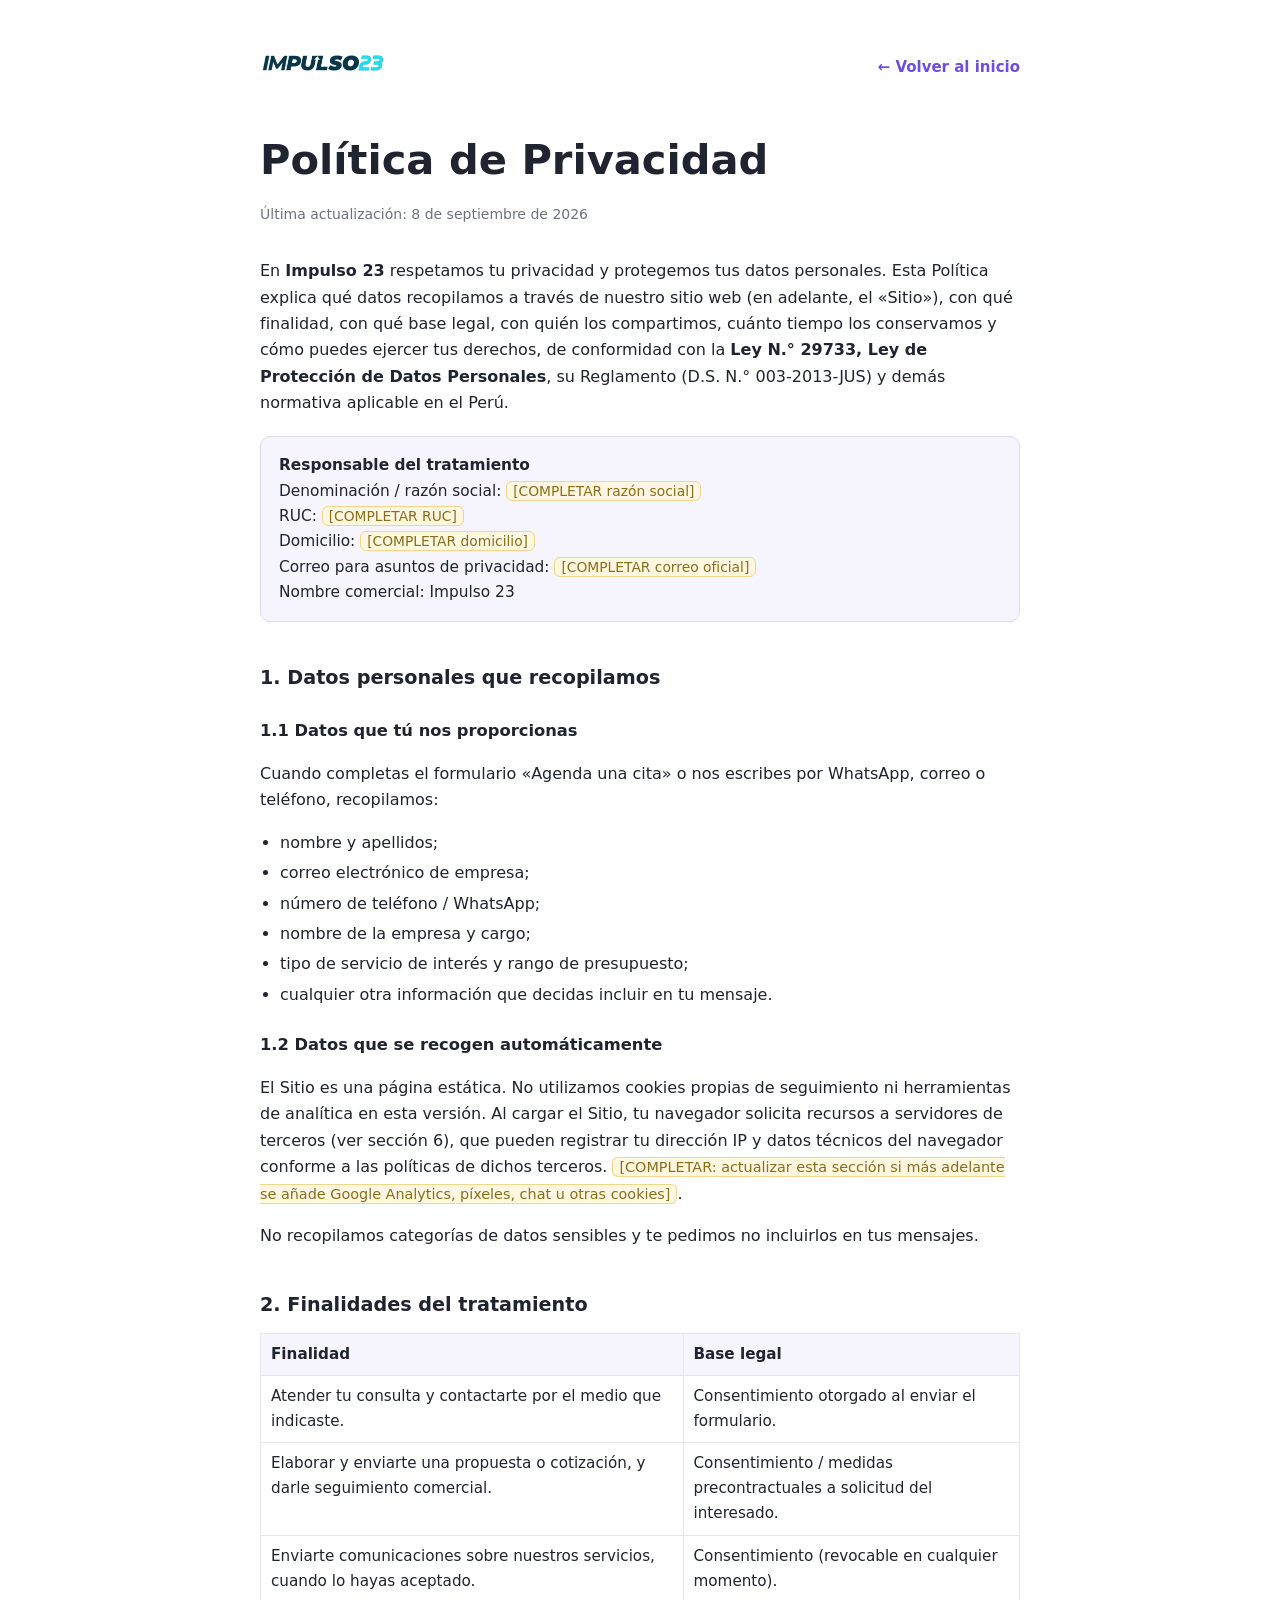
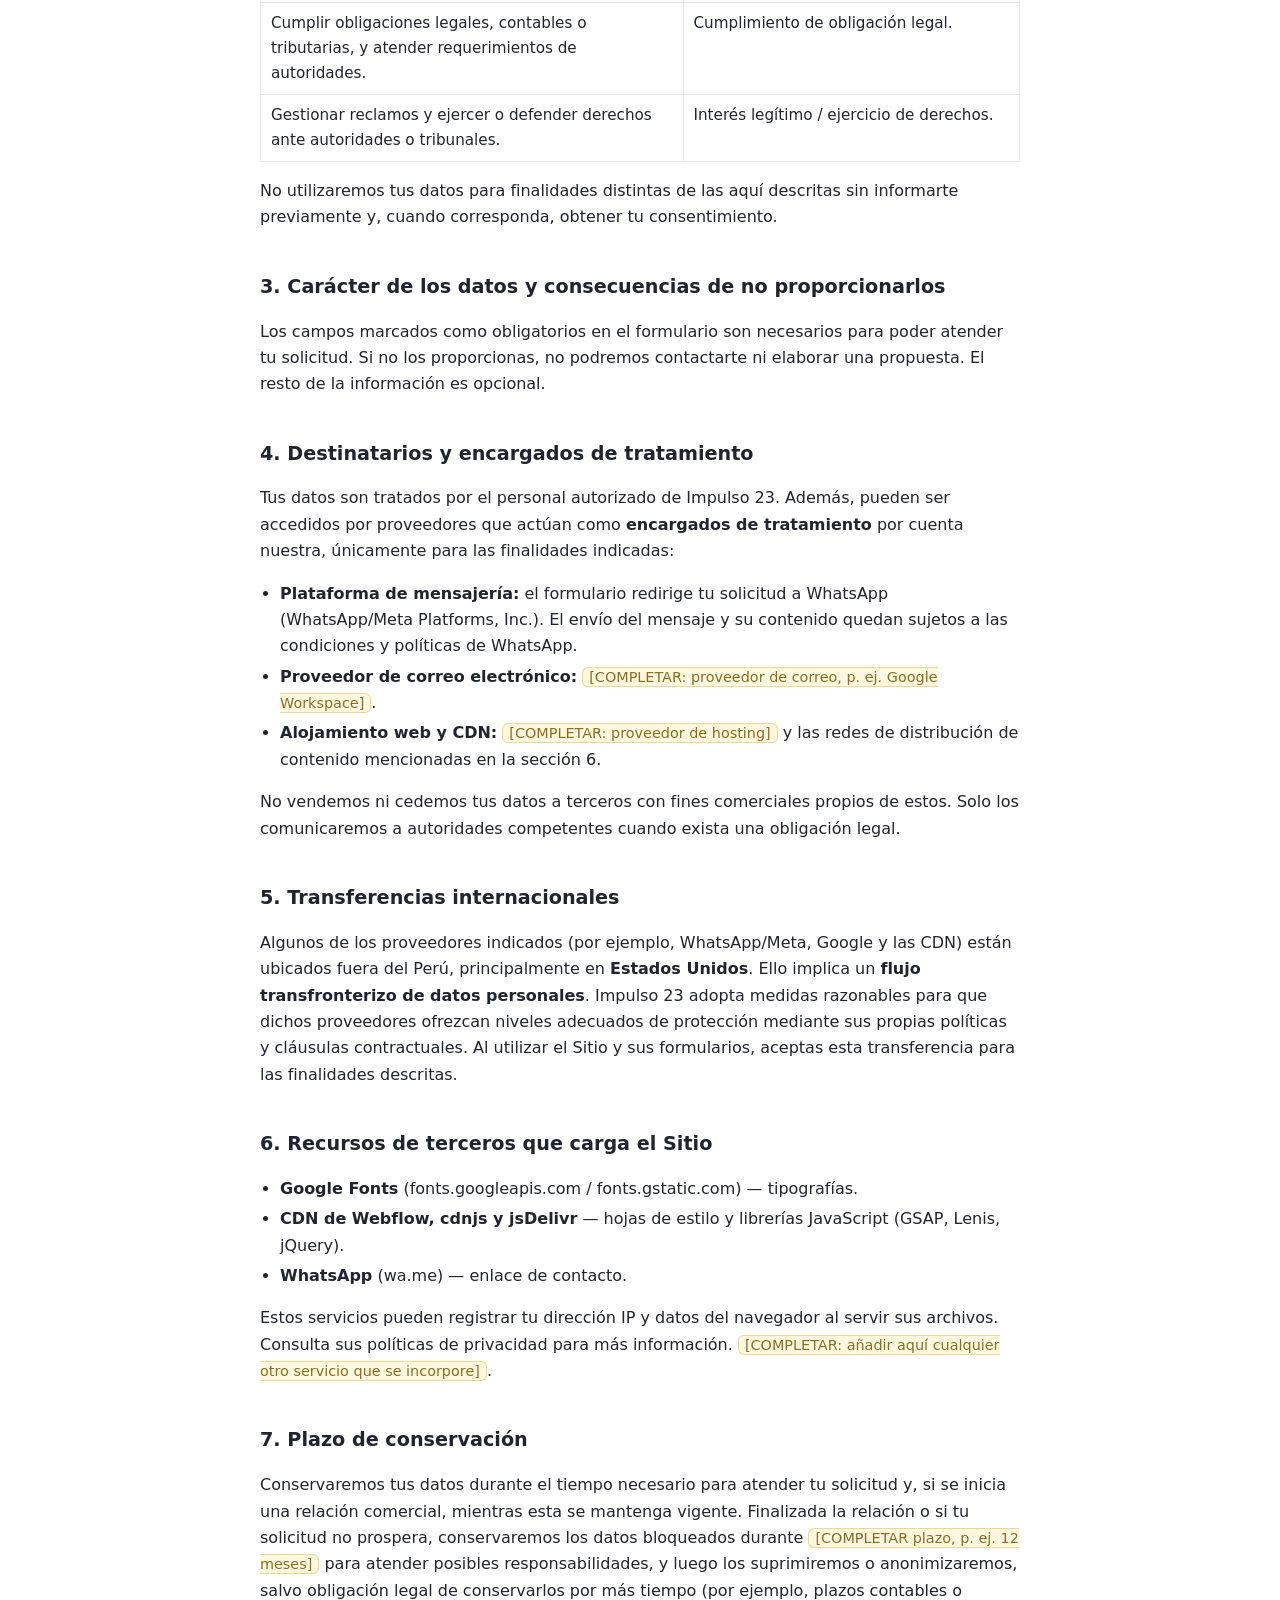
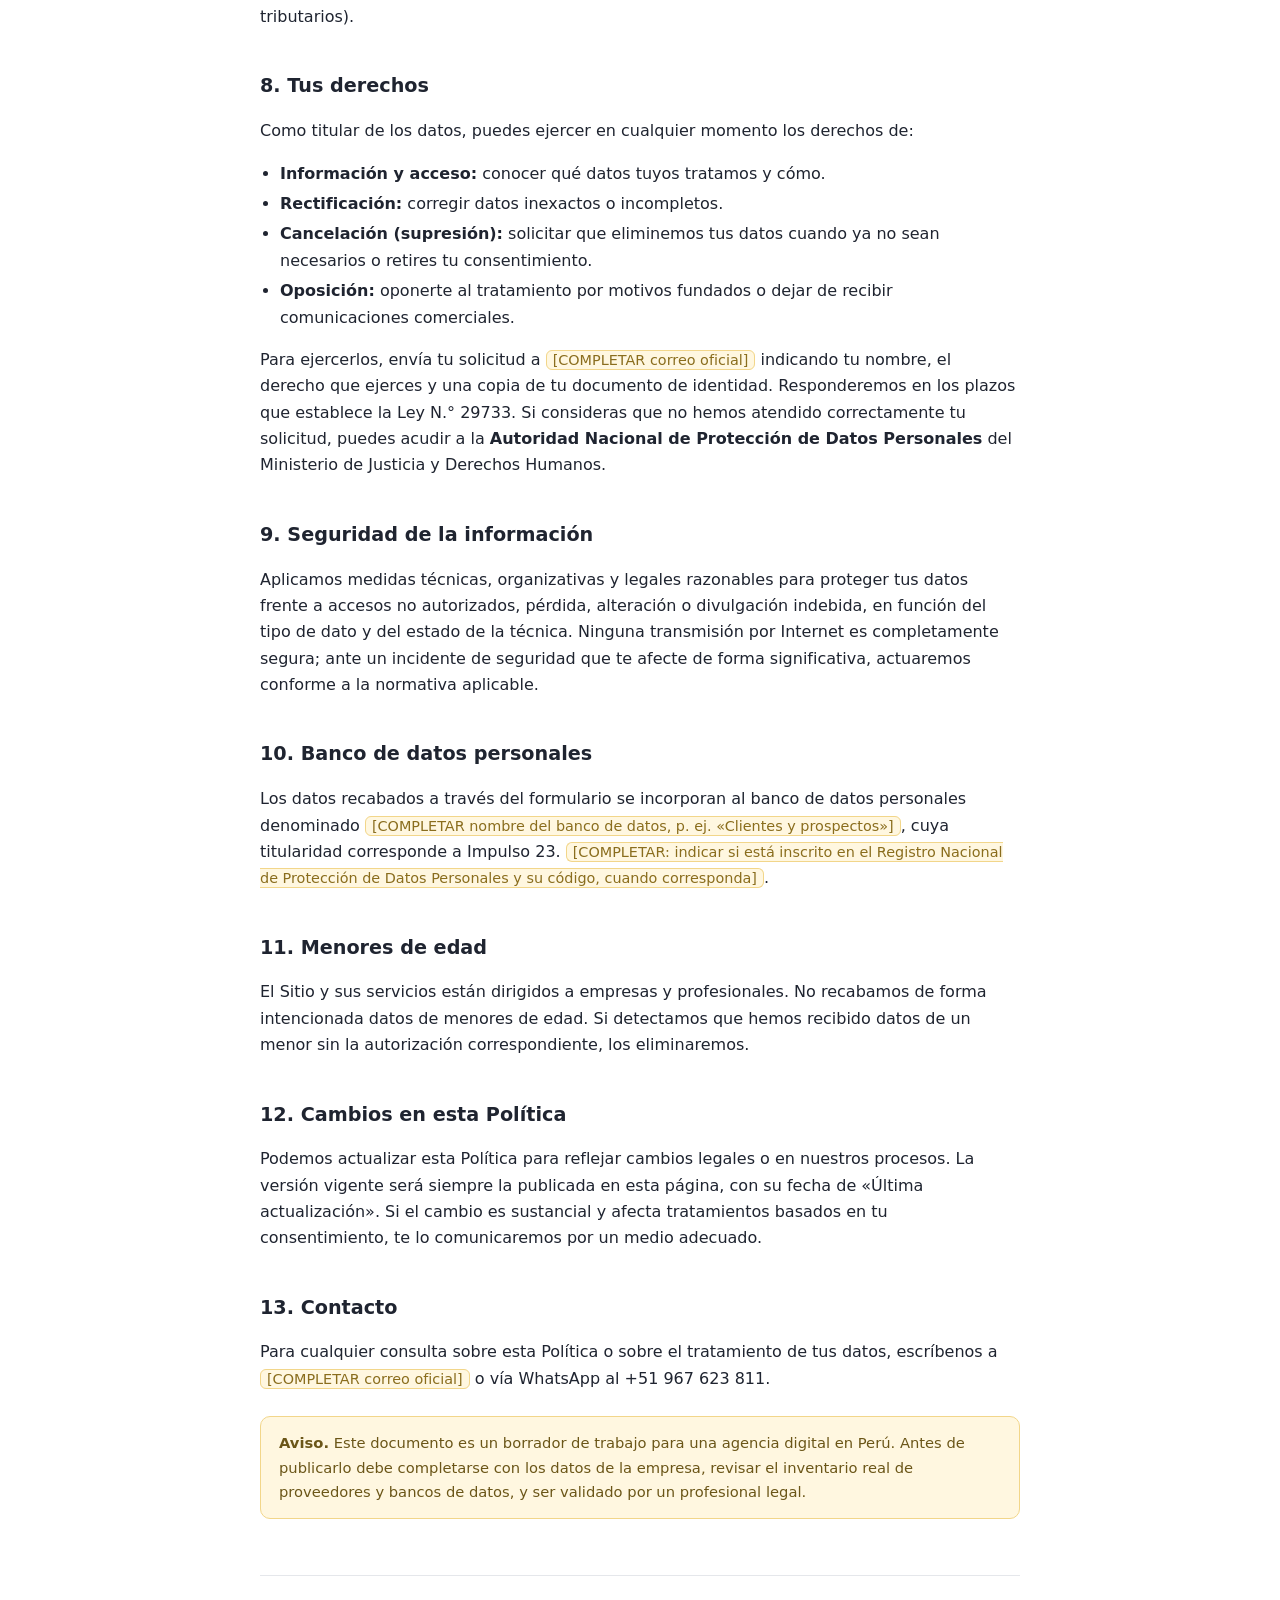
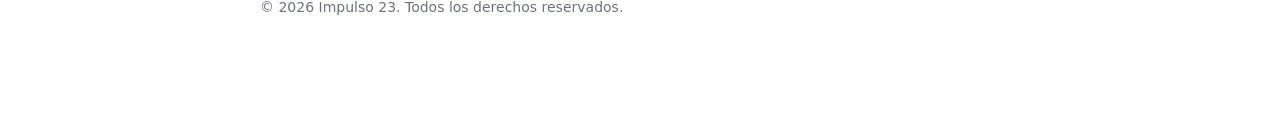
<file: privacidad.html>
<!DOCTYPE html>
<html lang="es">
<head>
<meta charset="utf-8"/>
<meta name="viewport" content="width=device-width, initial-scale=1"/>
<meta name="robots" content="noindex"/>
<title>Política de Privacidad — Impulso 23</title>
<link href="impulso23-colors.css" rel="stylesheet" type="text/css"/>
<style>
  body { font-family: Urbanist, system-ui, -apple-system, "Segoe UI", Roboto, sans-serif; color: #1f2430; background: #fff; margin: 0; line-height: 1.65; }
  .legal-wrap { max-width: 760px; margin: 0 auto; padding: 48px 22px 96px; }
  .legal-top { display: flex; align-items: center; justify-content: space-between; gap: 16px; margin-bottom: 40px; }
  .legal-top img { height: 30px; width: auto; }
  .legal-back { font-weight: 600; text-decoration: none; color: var(--primary-color); font-size: 15px; }
  h1 { font-size: clamp(1.8rem, 4vw, 2.6rem); margin: 0 0 8px; }
  .legal-date { color: #6b7280; font-size: 14px; margin: 0 0 32px; }
  h2 { font-size: 1.2rem; margin: 40px 0 10px; }
  h3 { font-size: 1.02rem; margin: 24px 0 6px; }
  ul { padding-left: 20px; }
  li { margin: 4px 0; }
  table { border-collapse: collapse; width: 100%; margin: 12px 0; font-size: 0.95em; }
  th, td { border: 1px solid #e5e7eb; padding: 8px 10px; text-align: left; vertical-align: top; }
  th { background: #F6F4FD; }
  .todo { background: #FFF7E0; border: 1px solid #F2D68A; border-radius: 6px; padding: 1px 6px; font-size: 0.9em; color: #8a6d1d; }
  .box { background: #F6F4FD; border: 1px solid #E1DAF3; border-radius: 10px; padding: 16px 18px; margin: 20px 0 8px; font-size: 0.96em; }
  .note { background: #FFF7E0; border: 1px solid #F2D68A; border-radius: 10px; padding: 14px 18px; margin: 24px 0; font-size: 0.92em; color: #6b5618; }
  footer { border-top: 1px solid #e5e7eb; margin-top: 56px; padding-top: 20px; font-size: 14px; color: #6b7280; }
  a { color: var(--primary-color); }
</style>
</head>
<body>
<div class="legal-wrap">
  <div class="legal-top">
    <a href="index.html" aria-label="Volver al inicio"><img src="impulso23-logo.png" alt="Impulso 23"/></a>
    <a class="legal-back" href="index.html">← Volver al inicio</a>
  </div>

  <h1>Política de Privacidad</h1>
  <p class="legal-date">Última actualización: 8 de septiembre de 2026</p>

  <p>En <strong>Impulso&nbsp;23</strong> respetamos tu privacidad y protegemos tus datos personales. Esta Política explica qué datos recopilamos a través de nuestro sitio web (en adelante, el &laquo;Sitio&raquo;), con qué finalidad, con qué base legal, con quién los compartimos, cuánto tiempo los conservamos y cómo puedes ejercer tus derechos, de conformidad con la <strong>Ley N.&deg;&nbsp;29733, Ley de Protección de Datos Personales</strong>, su Reglamento (D.S. N.&deg;&nbsp;003-2013-JUS) y demás normativa aplicable en el Perú.</p>

  <div class="box">
    <strong>Responsable del tratamiento</strong><br/>
    Denominación / razón social: <span class="todo">[COMPLETAR razón social]</span><br/>
    RUC: <span class="todo">[COMPLETAR RUC]</span><br/>
    Domicilio: <span class="todo">[COMPLETAR domicilio]</span><br/>
    Correo para asuntos de privacidad: <span class="todo">[COMPLETAR correo oficial]</span><br/>
    Nombre comercial: Impulso&nbsp;23
  </div>

  <h2>1. Datos personales que recopilamos</h2>
  <h3>1.1 Datos que tú nos proporcionas</h3>
  <p>Cuando completas el formulario &laquo;Agenda una cita&raquo; o nos escribes por WhatsApp, correo o teléfono, recopilamos:</p>
  <ul>
    <li>nombre y apellidos;</li>
    <li>correo electrónico de empresa;</li>
    <li>número de teléfono / WhatsApp;</li>
    <li>nombre de la empresa y cargo;</li>
    <li>tipo de servicio de interés y rango de presupuesto;</li>
    <li>cualquier otra información que decidas incluir en tu mensaje.</li>
  </ul>
  <h3>1.2 Datos que se recogen automáticamente</h3>
  <p>El Sitio es una página estática. No utilizamos cookies propias de seguimiento ni herramientas de analítica en esta versión. Al cargar el Sitio, tu navegador solicita recursos a servidores de terceros (ver sección 6), que pueden registrar tu dirección IP y datos técnicos del navegador conforme a las políticas de dichos terceros. <span class="todo">[COMPLETAR: actualizar esta sección si más adelante se añade Google Analytics, píxeles, chat u otras cookies]</span>.</p>
  <p>No recopilamos categorías de datos sensibles y te pedimos no incluirlos en tus mensajes.</p>

  <h2>2. Finalidades del tratamiento</h2>
  <table>
    <tr><th>Finalidad</th><th>Base legal</th></tr>
    <tr><td>Atender tu consulta y contactarte por el medio que indicaste.</td><td>Consentimiento otorgado al enviar el formulario.</td></tr>
    <tr><td>Elaborar y enviarte una propuesta o cotización, y darle seguimiento comercial.</td><td>Consentimiento / medidas precontractuales a solicitud del interesado.</td></tr>
    <tr><td>Enviarte comunicaciones sobre nuestros servicios, cuando lo hayas aceptado.</td><td>Consentimiento (revocable en cualquier momento).</td></tr>
    <tr><td>Cumplir obligaciones legales, contables o tributarias, y atender requerimientos de autoridades.</td><td>Cumplimiento de obligación legal.</td></tr>
    <tr><td>Gestionar reclamos y ejercer o defender derechos ante autoridades o tribunales.</td><td>Interés legítimo / ejercicio de derechos.</td></tr>
  </table>
  <p>No utilizaremos tus datos para finalidades distintas de las aquí descritas sin informarte previamente y, cuando corresponda, obtener tu consentimiento.</p>

  <h2>3. Carácter de los datos y consecuencias de no proporcionarlos</h2>
  <p>Los campos marcados como obligatorios en el formulario son necesarios para poder atender tu solicitud. Si no los proporcionas, no podremos contactarte ni elaborar una propuesta. El resto de la información es opcional.</p>

  <h2>4. Destinatarios y encargados de tratamiento</h2>
  <p>Tus datos son tratados por el personal autorizado de Impulso&nbsp;23. Además, pueden ser accedidos por proveedores que actúan como <strong>encargados de tratamiento</strong> por cuenta nuestra, únicamente para las finalidades indicadas:</p>
  <ul>
    <li><strong>Plataforma de mensajería:</strong> el formulario redirige tu solicitud a WhatsApp (WhatsApp/Meta Platforms, Inc.). El envío del mensaje y su contenido quedan sujetos a las condiciones y políticas de WhatsApp.</li>
    <li><strong>Proveedor de correo electrónico:</strong> <span class="todo">[COMPLETAR: proveedor de correo, p. ej. Google Workspace]</span>.</li>
    <li><strong>Alojamiento web y CDN:</strong> <span class="todo">[COMPLETAR: proveedor de hosting]</span> y las redes de distribución de contenido mencionadas en la sección 6.</li>
  </ul>
  <p>No vendemos ni cedemos tus datos a terceros con fines comerciales propios de estos. Solo los comunicaremos a autoridades competentes cuando exista una obligación legal.</p>

  <h2>5. Transferencias internacionales</h2>
  <p>Algunos de los proveedores indicados (por ejemplo, WhatsApp/Meta, Google y las CDN) están ubicados fuera del Perú, principalmente en <strong>Estados Unidos</strong>. Ello implica un <strong>flujo transfronterizo de datos personales</strong>. Impulso&nbsp;23 adopta medidas razonables para que dichos proveedores ofrezcan niveles adecuados de protección mediante sus propias políticas y cláusulas contractuales. Al utilizar el Sitio y sus formularios, aceptas esta transferencia para las finalidades descritas.</p>

  <h2>6. Recursos de terceros que carga el Sitio</h2>
  <ul>
    <li><strong>Google Fonts</strong> (fonts.googleapis.com / fonts.gstatic.com) — tipografías.</li>
    <li><strong>CDN de Webflow, cdnjs y jsDelivr</strong> — hojas de estilo y librerías JavaScript (GSAP, Lenis, jQuery).</li>
    <li><strong>WhatsApp</strong> (wa.me) — enlace de contacto.</li>
  </ul>
  <p>Estos servicios pueden registrar tu dirección IP y datos del navegador al servir sus archivos. Consulta sus políticas de privacidad para más información. <span class="todo">[COMPLETAR: añadir aquí cualquier otro servicio que se incorpore]</span>.</p>

  <h2>7. Plazo de conservación</h2>
  <p>Conservaremos tus datos durante el tiempo necesario para atender tu solicitud y, si se inicia una relación comercial, mientras esta se mantenga vigente. Finalizada la relación o si tu solicitud no prospera, conservaremos los datos bloqueados durante <span class="todo">[COMPLETAR plazo, p. ej. 12 meses]</span> para atender posibles responsabilidades, y luego los suprimiremos o anonimizaremos, salvo obligación legal de conservarlos por más tiempo (por ejemplo, plazos contables o tributarios).</p>

  <h2>8. Tus derechos</h2>
  <p>Como titular de los datos, puedes ejercer en cualquier momento los derechos de:</p>
  <ul>
    <li><strong>Información y acceso:</strong> conocer qué datos tuyos tratamos y cómo.</li>
    <li><strong>Rectificación:</strong> corregir datos inexactos o incompletos.</li>
    <li><strong>Cancelación (supresión):</strong> solicitar que eliminemos tus datos cuando ya no sean necesarios o retires tu consentimiento.</li>
    <li><strong>Oposición:</strong> oponerte al tratamiento por motivos fundados o dejar de recibir comunicaciones comerciales.</li>
  </ul>
  <p>Para ejercerlos, envía tu solicitud a <span class="todo">[COMPLETAR correo oficial]</span> indicando tu nombre, el derecho que ejerces y una copia de tu documento de identidad. Responderemos en los plazos que establece la Ley N.&deg;&nbsp;29733. Si consideras que no hemos atendido correctamente tu solicitud, puedes acudir a la <strong>Autoridad Nacional de Protección de Datos Personales</strong> del Ministerio de Justicia y Derechos Humanos.</p>

  <h2>9. Seguridad de la información</h2>
  <p>Aplicamos medidas técnicas, organizativas y legales razonables para proteger tus datos frente a accesos no autorizados, pérdida, alteración o divulgación indebida, en función del tipo de dato y del estado de la técnica. Ninguna transmisión por Internet es completamente segura; ante un incidente de seguridad que te afecte de forma significativa, actuaremos conforme a la normativa aplicable.</p>

  <h2>10. Banco de datos personales</h2>
  <p>Los datos recabados a través del formulario se incorporan al banco de datos personales denominado <span class="todo">[COMPLETAR nombre del banco de datos, p. ej. &laquo;Clientes y prospectos&raquo;]</span>, cuya titularidad corresponde a Impulso&nbsp;23. <span class="todo">[COMPLETAR: indicar si está inscrito en el Registro Nacional de Protección de Datos Personales y su código, cuando corresponda]</span>.</p>

  <h2>11. Menores de edad</h2>
  <p>El Sitio y sus servicios están dirigidos a empresas y profesionales. No recabamos de forma intencionada datos de menores de edad. Si detectamos que hemos recibido datos de un menor sin la autorización correspondiente, los eliminaremos.</p>

  <h2>12. Cambios en esta Política</h2>
  <p>Podemos actualizar esta Política para reflejar cambios legales o en nuestros procesos. La versión vigente será siempre la publicada en esta página, con su fecha de &laquo;Última actualización&raquo;. Si el cambio es sustancial y afecta tratamientos basados en tu consentimiento, te lo comunicaremos por un medio adecuado.</p>

  <h2>13. Contacto</h2>
  <p>Para cualquier consulta sobre esta Política o sobre el tratamiento de tus datos, escríbenos a <span class="todo">[COMPLETAR correo oficial]</span> o vía WhatsApp al +51&nbsp;967&nbsp;623&nbsp;811.</p>

  <div class="note">
    <strong>Aviso.</strong> Este documento es un borrador de trabajo para una agencia digital en Perú. Antes de publicarlo debe completarse con los datos de la empresa, revisar el inventario real de proveedores y bancos de datos, y ser validado por un profesional legal.
  </div>

  <footer>
    © 2026 Impulso&nbsp;23. Todos los derechos reservados.
  </footer>
</div>
</body>
</html>
</file>
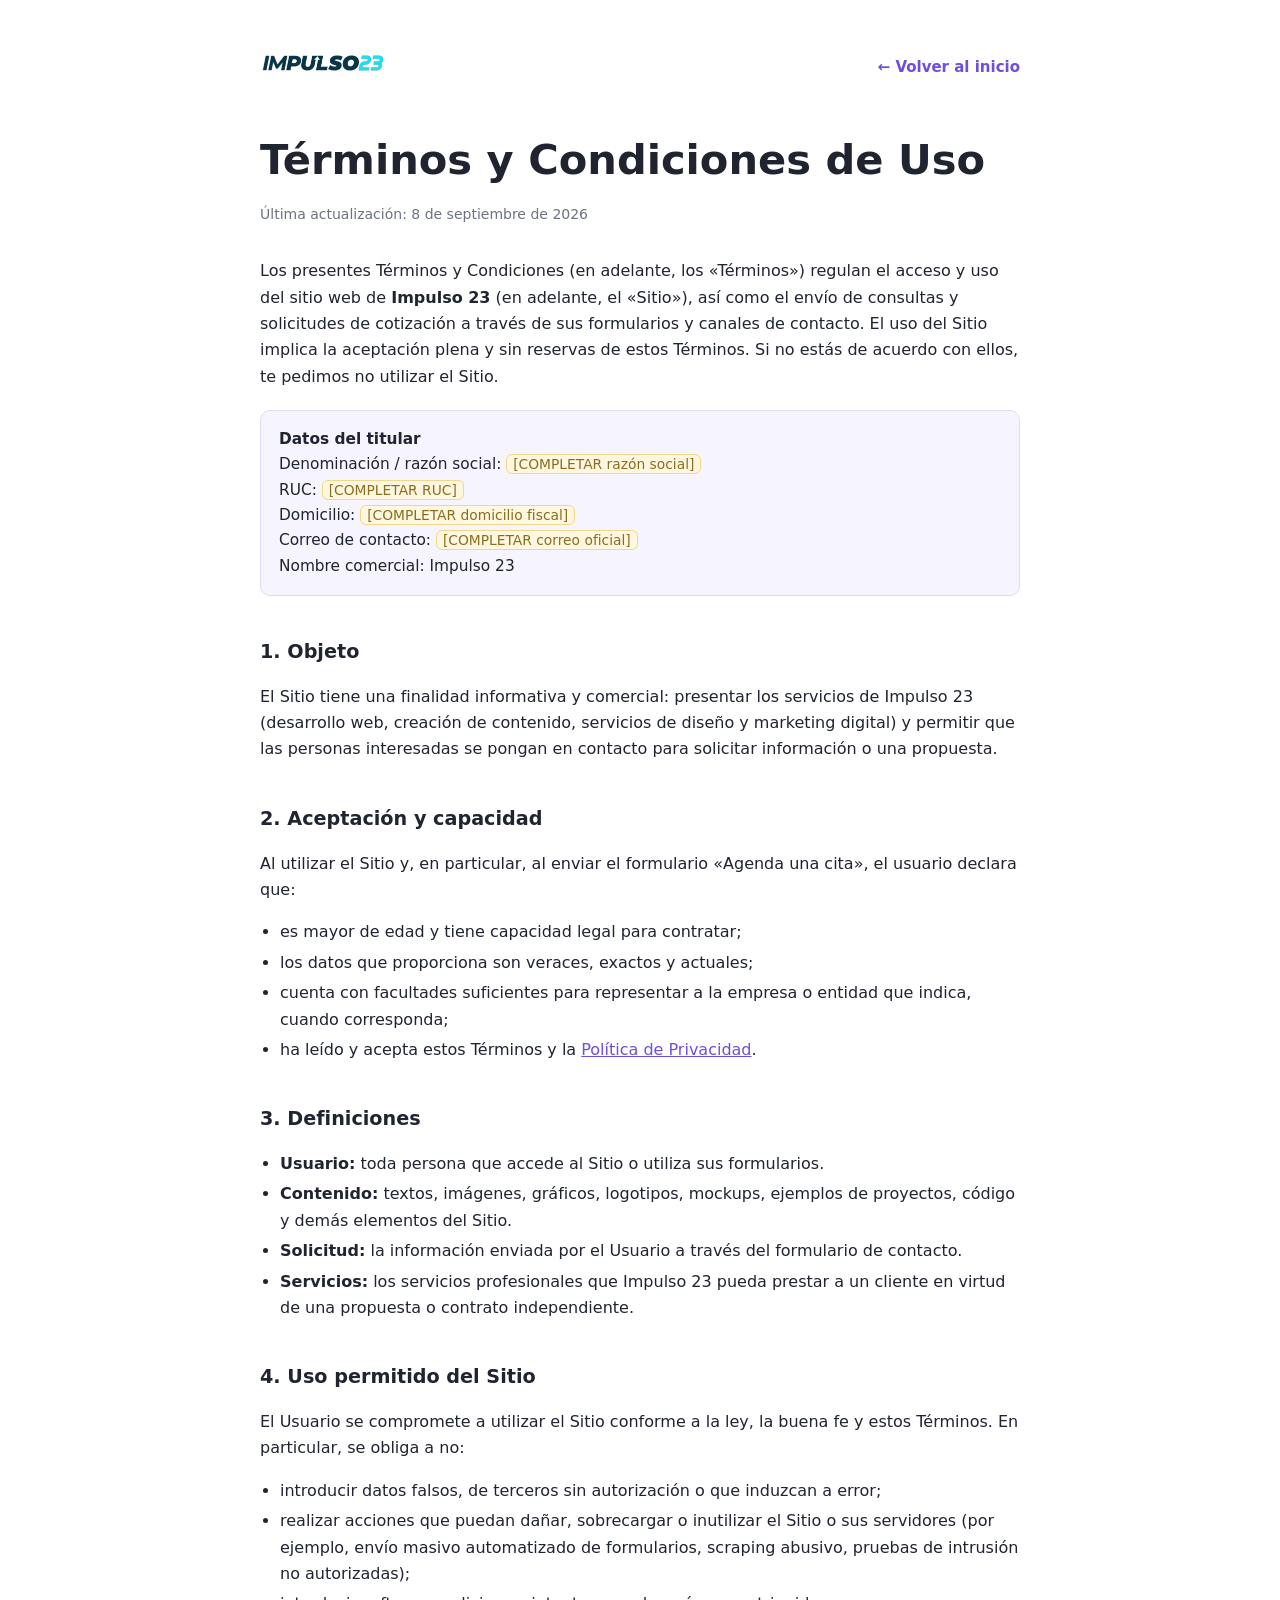
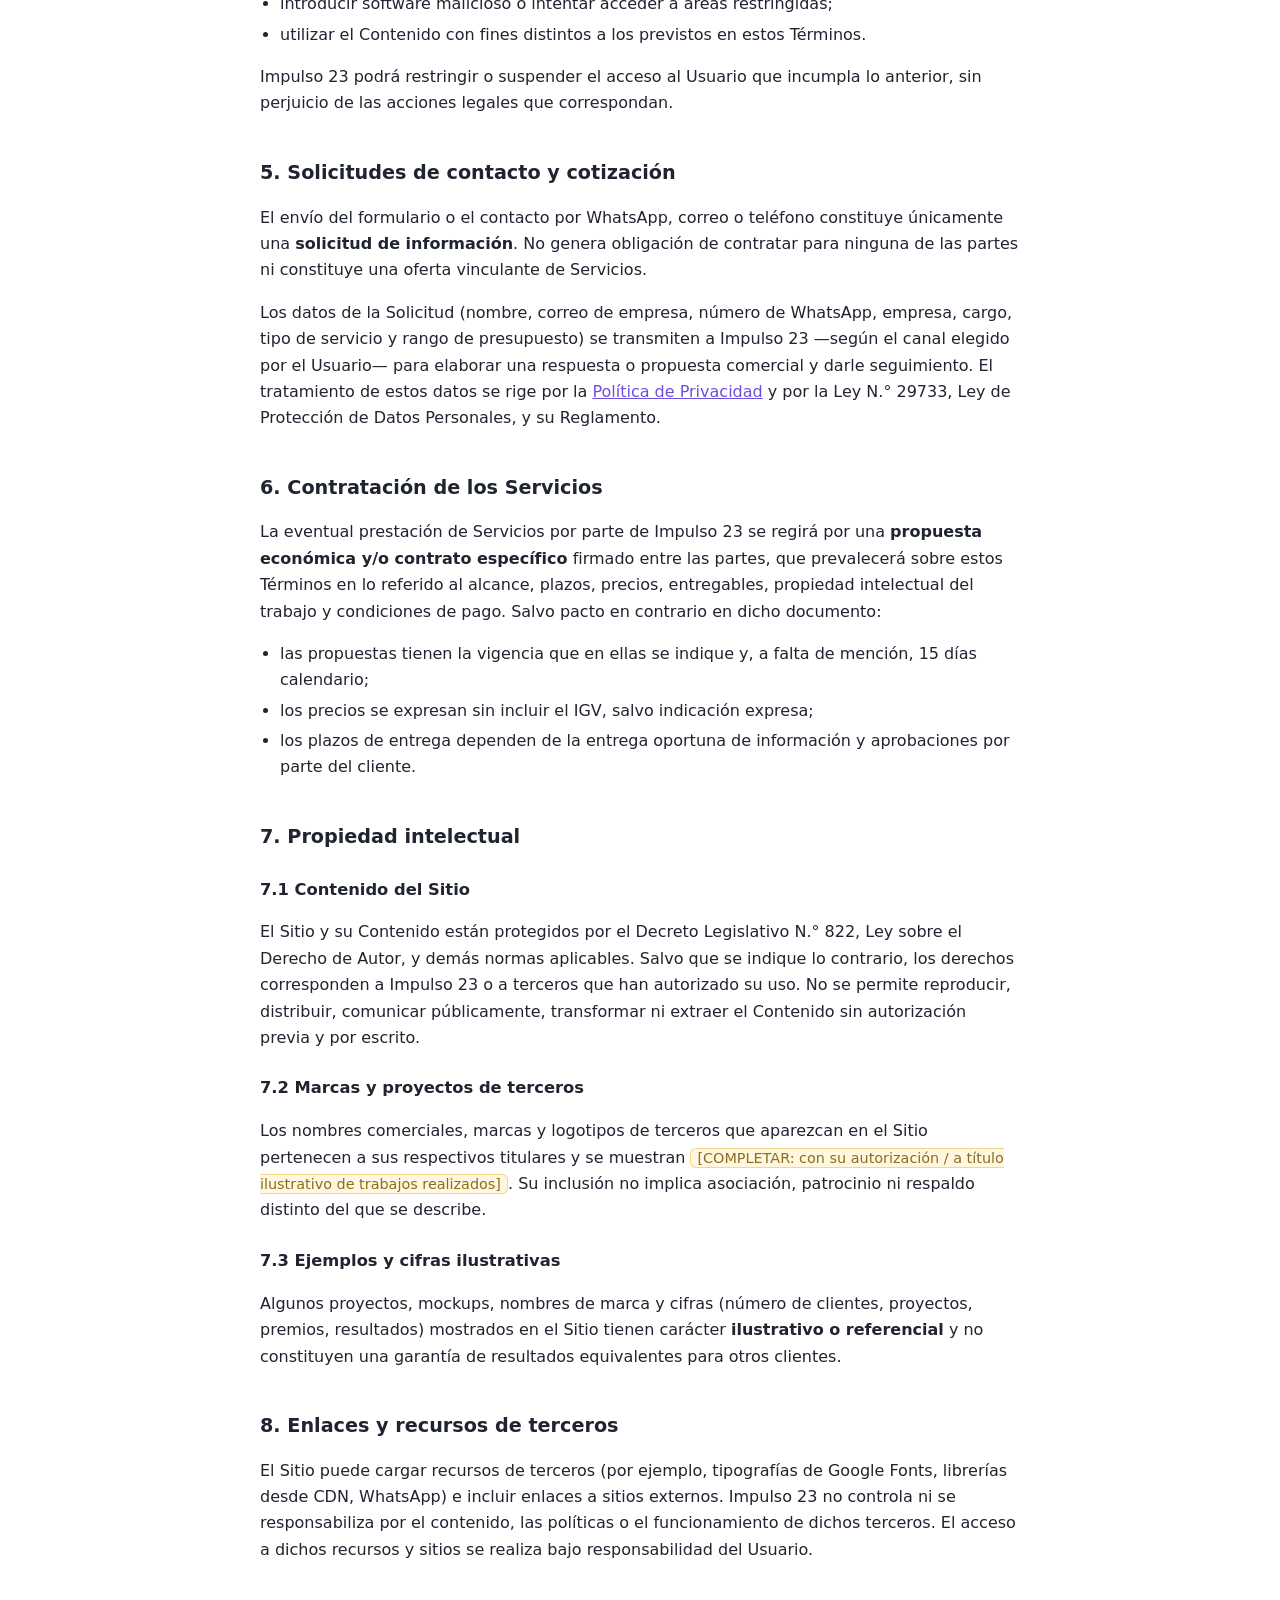
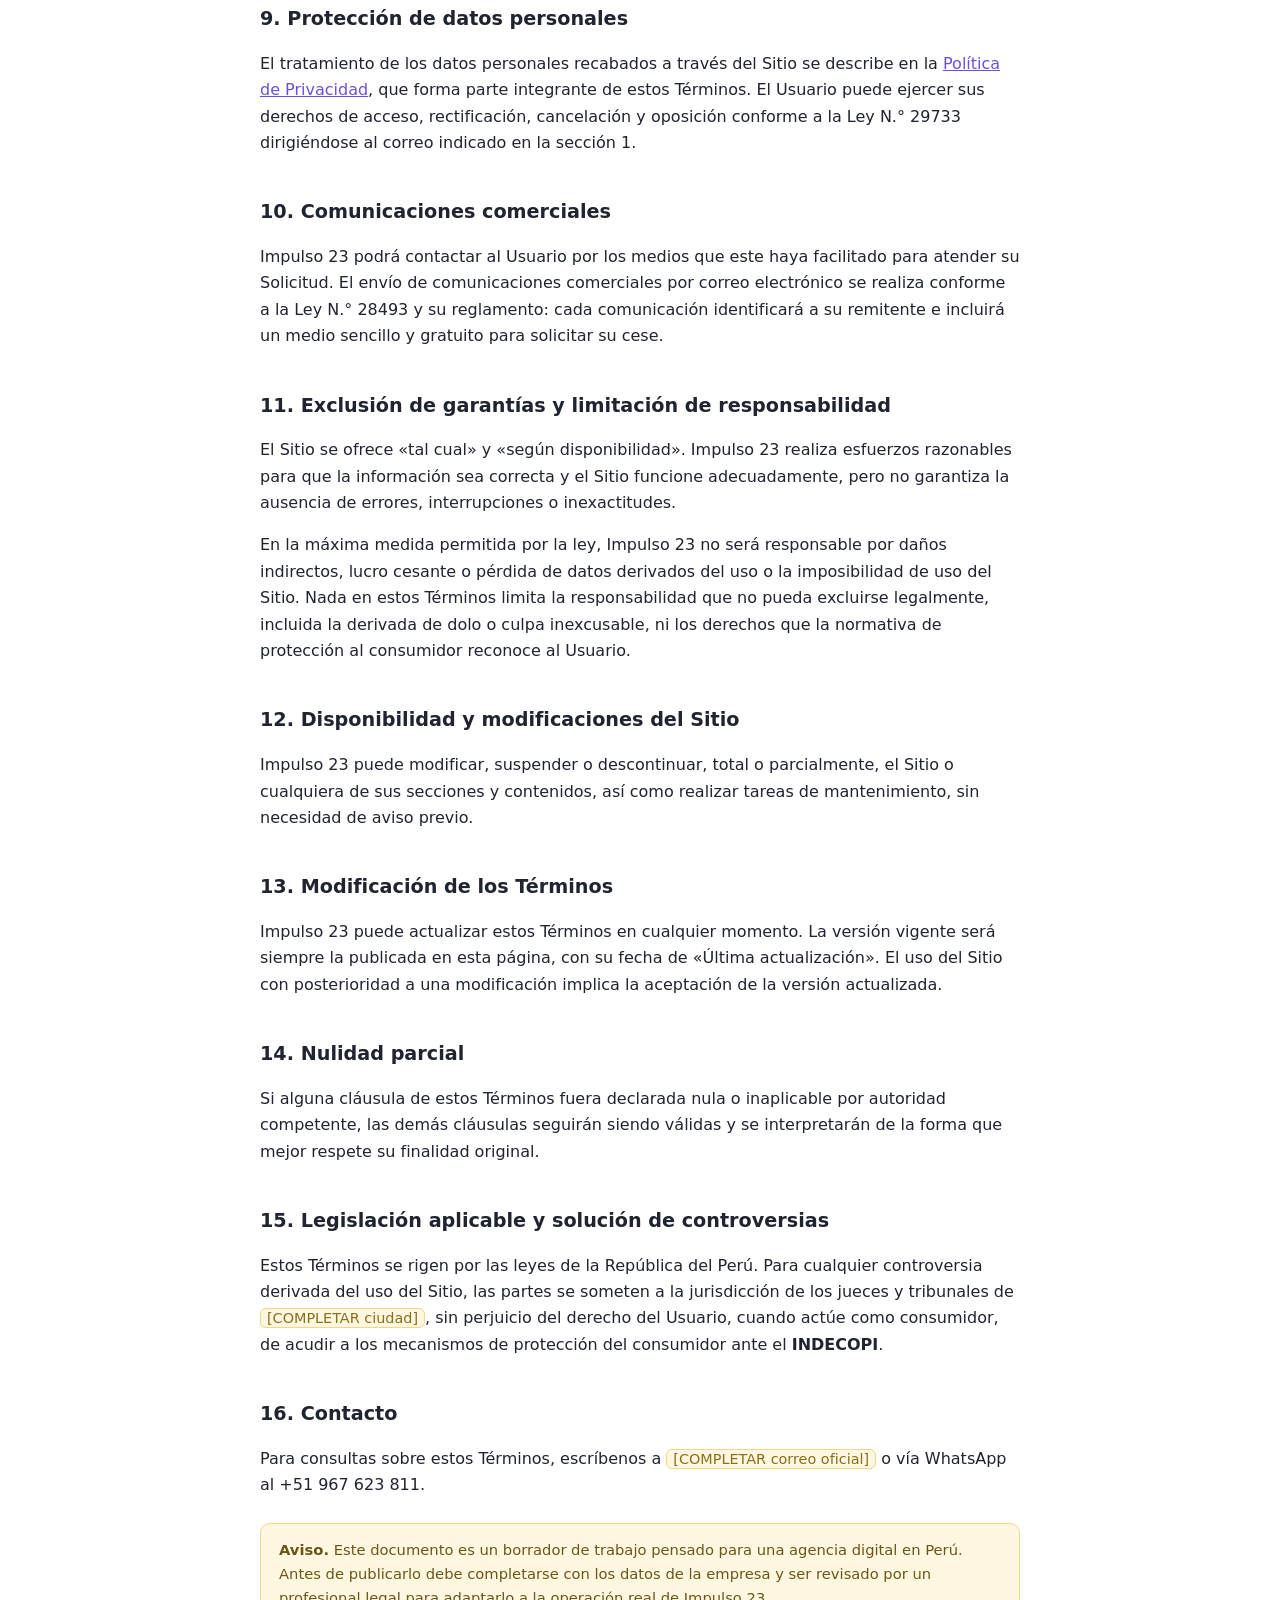
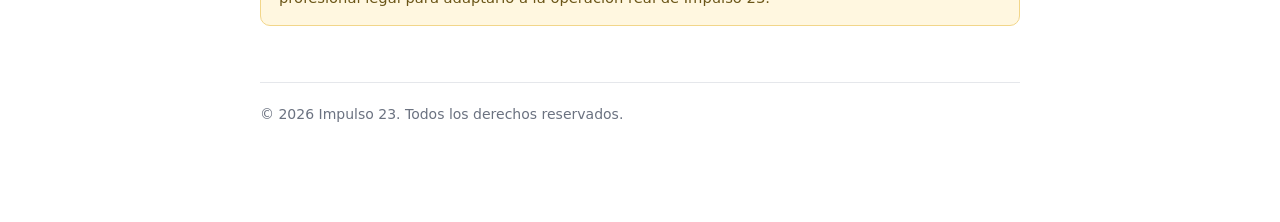
<file: terminos.html>
<!DOCTYPE html>
<html lang="es">
<head>
<meta charset="utf-8"/>
<meta name="viewport" content="width=device-width, initial-scale=1"/>
<meta name="robots" content="noindex"/>
<title>Términos y Condiciones — Impulso 23</title>
<link href="impulso23-colors.css" rel="stylesheet" type="text/css"/>
<style>
  body { font-family: Urbanist, system-ui, -apple-system, "Segoe UI", Roboto, sans-serif; color: #1f2430; background: #fff; margin: 0; line-height: 1.65; }
  .legal-wrap { max-width: 760px; margin: 0 auto; padding: 48px 22px 96px; }
  .legal-top { display: flex; align-items: center; justify-content: space-between; gap: 16px; margin-bottom: 40px; }
  .legal-top img { height: 30px; width: auto; }
  .legal-back { font-weight: 600; text-decoration: none; color: var(--primary-color); font-size: 15px; }
  h1 { font-size: clamp(1.8rem, 4vw, 2.6rem); margin: 0 0 8px; }
  .legal-date { color: #6b7280; font-size: 14px; margin: 0 0 32px; }
  h2 { font-size: 1.2rem; margin: 40px 0 10px; }
  h3 { font-size: 1.02rem; margin: 24px 0 6px; }
  ul { padding-left: 20px; }
  li { margin: 4px 0; }
  .todo { background: #FFF7E0; border: 1px solid #F2D68A; border-radius: 6px; padding: 1px 6px; font-size: 0.9em; color: #8a6d1d; }
  .box { background: #F6F4FD; border: 1px solid #E1DAF3; border-radius: 10px; padding: 16px 18px; margin: 20px 0 8px; font-size: 0.96em; }
  .note { background: #FFF7E0; border: 1px solid #F2D68A; border-radius: 10px; padding: 14px 18px; margin: 24px 0; font-size: 0.92em; color: #6b5618; }
  footer { border-top: 1px solid #e5e7eb; margin-top: 56px; padding-top: 20px; font-size: 14px; color: #6b7280; }
  a { color: var(--primary-color); }
</style>
</head>
<body>
<div class="legal-wrap">
  <div class="legal-top">
    <a href="index.html" aria-label="Volver al inicio"><img src="impulso23-logo.png" alt="Impulso 23"/></a>
    <a class="legal-back" href="index.html">← Volver al inicio</a>
  </div>

  <h1>Términos y Condiciones de Uso</h1>
  <p class="legal-date">Última actualización: 8 de septiembre de 2026</p>

  <p>Los presentes Términos y Condiciones (en adelante, los &laquo;Términos&raquo;) regulan el acceso y uso del sitio web de <strong>Impulso&nbsp;23</strong> (en adelante, el &laquo;Sitio&raquo;), así como el envío de consultas y solicitudes de cotización a través de sus formularios y canales de contacto. El uso del Sitio implica la aceptación plena y sin reservas de estos Términos. Si no estás de acuerdo con ellos, te pedimos no utilizar el Sitio.</p>

  <div class="box">
    <strong>Datos del titular</strong><br/>
    Denominación / razón social: <span class="todo">[COMPLETAR razón social]</span><br/>
    RUC: <span class="todo">[COMPLETAR RUC]</span><br/>
    Domicilio: <span class="todo">[COMPLETAR domicilio fiscal]</span><br/>
    Correo de contacto: <span class="todo">[COMPLETAR correo oficial]</span><br/>
    Nombre comercial: Impulso&nbsp;23
  </div>

  <h2>1. Objeto</h2>
  <p>El Sitio tiene una finalidad informativa y comercial: presentar los servicios de Impulso&nbsp;23 (desarrollo web, creación de contenido, servicios de diseño y marketing digital) y permitir que las personas interesadas se pongan en contacto para solicitar información o una propuesta.</p>

  <h2>2. Aceptación y capacidad</h2>
  <p>Al utilizar el Sitio y, en particular, al enviar el formulario &laquo;Agenda una cita&raquo;, el usuario declara que:</p>
  <ul>
    <li>es mayor de edad y tiene capacidad legal para contratar;</li>
    <li>los datos que proporciona son veraces, exactos y actuales;</li>
    <li>cuenta con facultades suficientes para representar a la empresa o entidad que indica, cuando corresponda;</li>
    <li>ha leído y acepta estos Términos y la <a href="privacidad.html">Política de Privacidad</a>.</li>
  </ul>

  <h2>3. Definiciones</h2>
  <ul>
    <li><strong>Usuario:</strong> toda persona que accede al Sitio o utiliza sus formularios.</li>
    <li><strong>Contenido:</strong> textos, imágenes, gráficos, logotipos, mockups, ejemplos de proyectos, código y demás elementos del Sitio.</li>
    <li><strong>Solicitud:</strong> la información enviada por el Usuario a través del formulario de contacto.</li>
    <li><strong>Servicios:</strong> los servicios profesionales que Impulso&nbsp;23 pueda prestar a un cliente en virtud de una propuesta o contrato independiente.</li>
  </ul>

  <h2>4. Uso permitido del Sitio</h2>
  <p>El Usuario se compromete a utilizar el Sitio conforme a la ley, la buena fe y estos Términos. En particular, se obliga a no:</p>
  <ul>
    <li>introducir datos falsos, de terceros sin autorización o que induzcan a error;</li>
    <li>realizar acciones que puedan dañar, sobrecargar o inutilizar el Sitio o sus servidores (por ejemplo, envío masivo automatizado de formularios, scraping abusivo, pruebas de intrusión no autorizadas);</li>
    <li>introducir software malicioso o intentar acceder a áreas restringidas;</li>
    <li>utilizar el Contenido con fines distintos a los previstos en estos Términos.</li>
  </ul>
  <p>Impulso&nbsp;23 podrá restringir o suspender el acceso al Usuario que incumpla lo anterior, sin perjuicio de las acciones legales que correspondan.</p>

  <h2>5. Solicitudes de contacto y cotización</h2>
  <p>El envío del formulario o el contacto por WhatsApp, correo o teléfono constituye únicamente una <strong>solicitud de información</strong>. No genera obligación de contratar para ninguna de las partes ni constituye una oferta vinculante de Servicios.</p>
  <p>Los datos de la Solicitud (nombre, correo de empresa, número de WhatsApp, empresa, cargo, tipo de servicio y rango de presupuesto) se transmiten a Impulso&nbsp;23 —según el canal elegido por el Usuario— para elaborar una respuesta o propuesta comercial y darle seguimiento. El tratamiento de estos datos se rige por la <a href="privacidad.html">Política de Privacidad</a> y por la Ley N.&deg;&nbsp;29733, Ley de Protección de Datos Personales, y su Reglamento.</p>

  <h2>6. Contratación de los Servicios</h2>
  <p>La eventual prestación de Servicios por parte de Impulso&nbsp;23 se regirá por una <strong>propuesta económica y/o contrato específico</strong> firmado entre las partes, que prevalecerá sobre estos Términos en lo referido al alcance, plazos, precios, entregables, propiedad intelectual del trabajo y condiciones de pago. Salvo pacto en contrario en dicho documento:</p>
  <ul>
    <li>las propuestas tienen la vigencia que en ellas se indique y, a falta de mención, 15&nbsp;días calendario;</li>
    <li>los precios se expresan sin incluir el IGV, salvo indicación expresa;</li>
    <li>los plazos de entrega dependen de la entrega oportuna de información y aprobaciones por parte del cliente.</li>
  </ul>

  <h2>7. Propiedad intelectual</h2>
  <h3>7.1 Contenido del Sitio</h3>
  <p>El Sitio y su Contenido están protegidos por el Decreto Legislativo N.&deg;&nbsp;822, Ley sobre el Derecho de Autor, y demás normas aplicables. Salvo que se indique lo contrario, los derechos corresponden a Impulso&nbsp;23 o a terceros que han autorizado su uso. No se permite reproducir, distribuir, comunicar públicamente, transformar ni extraer el Contenido sin autorización previa y por escrito.</p>
  <h3>7.2 Marcas y proyectos de terceros</h3>
  <p>Los nombres comerciales, marcas y logotipos de terceros que aparezcan en el Sitio pertenecen a sus respectivos titulares y se muestran <span class="todo">[COMPLETAR: con su autorización / a título ilustrativo de trabajos realizados]</span>. Su inclusión no implica asociación, patrocinio ni respaldo distinto del que se describe.</p>
  <h3>7.3 Ejemplos y cifras ilustrativas</h3>
  <p>Algunos proyectos, mockups, nombres de marca y cifras (número de clientes, proyectos, premios, resultados) mostrados en el Sitio tienen carácter <strong>ilustrativo o referencial</strong> y no constituyen una garantía de resultados equivalentes para otros clientes.</p>

  <h2>8. Enlaces y recursos de terceros</h2>
  <p>El Sitio puede cargar recursos de terceros (por ejemplo, tipografías de Google Fonts, librerías desde CDN, WhatsApp) e incluir enlaces a sitios externos. Impulso&nbsp;23 no controla ni se responsabiliza por el contenido, las políticas o el funcionamiento de dichos terceros. El acceso a dichos recursos y sitios se realiza bajo responsabilidad del Usuario.</p>

  <h2>9. Protección de datos personales</h2>
  <p>El tratamiento de los datos personales recabados a través del Sitio se describe en la <a href="privacidad.html">Política de Privacidad</a>, que forma parte integrante de estos Términos. El Usuario puede ejercer sus derechos de acceso, rectificación, cancelación y oposición conforme a la Ley N.&deg;&nbsp;29733 dirigiéndose al correo indicado en la sección 1.</p>

  <h2>10. Comunicaciones comerciales</h2>
  <p>Impulso&nbsp;23 podrá contactar al Usuario por los medios que este haya facilitado para atender su Solicitud. El envío de comunicaciones comerciales por correo electrónico se realiza conforme a la Ley N.&deg;&nbsp;28493 y su reglamento: cada comunicación identificará a su remitente e incluirá un medio sencillo y gratuito para solicitar su cese.</p>

  <h2>11. Exclusión de garantías y limitación de responsabilidad</h2>
  <p>El Sitio se ofrece &laquo;tal cual&raquo; y &laquo;según disponibilidad&raquo;. Impulso&nbsp;23 realiza esfuerzos razonables para que la información sea correcta y el Sitio funcione adecuadamente, pero no garantiza la ausencia de errores, interrupciones o inexactitudes.</p>
  <p>En la máxima medida permitida por la ley, Impulso&nbsp;23 no será responsable por daños indirectos, lucro cesante o pérdida de datos derivados del uso o la imposibilidad de uso del Sitio. Nada en estos Términos limita la responsabilidad que no pueda excluirse legalmente, incluida la derivada de dolo o culpa inexcusable, ni los derechos que la normativa de protección al consumidor reconoce al Usuario.</p>

  <h2>12. Disponibilidad y modificaciones del Sitio</h2>
  <p>Impulso&nbsp;23 puede modificar, suspender o descontinuar, total o parcialmente, el Sitio o cualquiera de sus secciones y contenidos, así como realizar tareas de mantenimiento, sin necesidad de aviso previo.</p>

  <h2>13. Modificación de los Términos</h2>
  <p>Impulso&nbsp;23 puede actualizar estos Términos en cualquier momento. La versión vigente será siempre la publicada en esta página, con su fecha de &laquo;Última actualización&raquo;. El uso del Sitio con posterioridad a una modificación implica la aceptación de la versión actualizada.</p>

  <h2>14. Nulidad parcial</h2>
  <p>Si alguna cláusula de estos Términos fuera declarada nula o inaplicable por autoridad competente, las demás cláusulas seguirán siendo válidas y se interpretarán de la forma que mejor respete su finalidad original.</p>

  <h2>15. Legislación aplicable y solución de controversias</h2>
  <p>Estos Términos se rigen por las leyes de la República del Perú. Para cualquier controversia derivada del uso del Sitio, las partes se someten a la jurisdicción de los jueces y tribunales de <span class="todo">[COMPLETAR ciudad]</span>, sin perjuicio del derecho del Usuario, cuando actúe como consumidor, de acudir a los mecanismos de protección del consumidor ante el <strong>INDECOPI</strong>.</p>

  <h2>16. Contacto</h2>
  <p>Para consultas sobre estos Términos, escríbenos a <span class="todo">[COMPLETAR correo oficial]</span> o vía WhatsApp al +51&nbsp;967&nbsp;623&nbsp;811.</p>

  <div class="note">
    <strong>Aviso.</strong> Este documento es un borrador de trabajo pensado para una agencia digital en Perú. Antes de publicarlo debe completarse con los datos de la empresa y ser revisado por un profesional legal para adaptarlo a la operación real de Impulso&nbsp;23.
  </div>

  <footer>
    © 2026 Impulso&nbsp;23. Todos los derechos reservados.
  </footer>
</div>
</body>
</html>
</file>
<file: impulso23-colors.css>
/* IMPULSO23 — overrides de paleta de color sobre la plantilla Vyaflow */
:root {
  --primary-color: #6D4FE0;
  --secondary-color: #1AE0EF;
  --frame: #F1EEF7;
  /* Definido también por el CSS de la plantilla; se declara aquí como respaldo */
  --text-color: #083547;
}

html {
  scroll-padding-top: 84px;
}

/* Enlace de accesibilidad "saltar al contenido" */
.skip-link {
  position: fixed;
  top: 8px;
  left: 8px;
  z-index: 1200;
  padding: 10px 16px;
  background: var(--text-color);
  color: #fff;
  border-radius: 8px;
  font-weight: 600;
  text-decoration: none;
  transform: translateY(-150%);
  transition: transform 0.2s ease;
}

.skip-link:focus {
  transform: translateY(0);
}

/* Foco visible consistente en elementos interactivos propios */
.imp-nav-link:focus-visible,
.imp-nav-cta:focus-visible,
.imp-nav-toggle:focus-visible,
.imp-midcta-btn:focus-visible,
.leadform-submit:focus-visible,
.services-v2-toggle:focus-visible,
.footer-menu:focus-visible,
.whatsapp-float-btn:focus-visible {
  outline: 3px solid var(--secondary-color);
  outline-offset: 3px;
}

.text-span {
  color: var(--secondary-color);
}

/* El hero y los bloques animados deben verse aunque la animación de Webflow no cargue */
.hero-v2-top-wrap,
.counter-wrap,
.counter-wrap-about,
.choise-wrap,
.project-v2-slider-wrap,
.stories-content-wrap {
  opacity: 1 !important;
}

/* Franja de marcas ("La elección de los expertos") con nombres reales */
.fictional-wrap {
  display: flex;
  flex-wrap: wrap;
  align-items: center;
  gap: 10px 22px;
}

.imp-client {
  font-weight: 700;
  font-size: 15px;
  letter-spacing: 0.04em;
  text-transform: uppercase;
  color: var(--text-color);
  opacity: 0.45;
  white-space: nowrap;
}

.footer-bg {
  background-image: linear-gradient(0deg, #6D4FE066, #6D4FE000);
}

.footer-top {
  display: flex;
  align-items: center;
  justify-content: center;
  text-align: center;
  padding-top: clamp(48px, 8vw, 110px);
  padding-bottom: clamp(48px, 8vw, 110px);
}

.footer-top .git-text {
  width: 100%;
  margin: 0;
  font-size: clamp(2.25rem, 9vw, 7.5rem);
  line-height: 1.05;
  letter-spacing: 0.02em;
}

.innner-banner-bg {
  background-image: linear-gradient(#8F72E899, #8F72E800);
}

.preview-bg {
  background-image: linear-gradient(#6D4FE080, #6D4FE000);
}

.articles-author-branding {
  background-color: #B3A7EC33;
}

.brand-logo-img {
  width: 100%;
  height: auto;
  border-radius: 6px;
  display: block;
}

.project-img-contain {
  object-fit: contain;
  background-color: #fff;
}

.project-img-contain-red {
  object-fit: contain;
  background-color: #BF0E18;
}

.project-img-contain-navy {
  object-fit: contain;
  background-color: #253847;
}

.project-slide._05, .project-slide._06 {
  width: 100%;
  max-width: 636px;
}

.project-img-contain-lightgray {
  object-fit: contain;
  background-color: #F7F7F7;
}

.stories-logo-sm {
  max-width: 90px;
}

/* "Proyectos recientes": enlaces deshabilitados (no llevan a ninguna página) */
.project-img-link,
.project-name,
.project-slide-colletion-item-wrap {
  pointer-events: none;
  cursor: default;
}

/* La foto del testimonio muestra el logo de la marca correspondiente */
.stories-img {
  object-fit: contain;
  background-color: #fff;
  border-radius: 10px;
  padding: 6px;
}

/* El logo ya aparece como foto del autor: se oculta el duplicado inferior */
.stories-logo {
  display: none;
}

.section.stories-section {
  padding-bottom: 260px;
}

@media (max-width: 767px) {
  .section.stories-section {
    padding-bottom: 96px;
  }
}

.leadform-section {
  padding-top: 100px;
  padding-bottom: 150px;
}

.leadform-card {
  background-color: var(--primary-color);
  border-radius: 24px;
  padding: 48px;
  max-width: 720px;
  margin: 0 auto;
}

.leadform-title {
  color: #fff;
  font-size: 32px;
  font-weight: 700;
  text-align: center;
  margin: 0 0 32px;
  line-height: 1.3;
}

.leadform-form {
  display: flex;
  flex-direction: column;
  gap: 20px;
}

.leadform-row {
  display: flex;
  gap: 20px;
}

.leadform-row .leadform-field {
  flex: 1;
  min-width: 0;
}

.leadform-field {
  display: flex;
  flex-direction: column;
  gap: 8px;
}

.leadform-label {
  color: #fff;
  font-weight: 600;
  font-size: 15px;
}

.leadform-input,
.leadform-select {
  background-color: #fff;
  border: none;
  border-radius: 8px;
  padding: 14px 16px;
  font-size: 15px;
  color: #1a1a1a;
  width: 100%;
  font-family: inherit;
}

.leadform-phone {
  display: flex;
  align-items: center;
  background-color: #fff;
  border-radius: 8px;
  padding: 0 16px;
}

.leadform-flag {
  font-size: 18px;
  margin-right: 10px;
  padding-right: 10px;
  border-right: 1px solid #ddd;
}

.leadform-input-phone {
  border: none;
  padding: 14px 0;
  flex: 1;
  min-width: 0;
}

.leadform-checkbox {
  display: flex;
  align-items: flex-start;
  gap: 10px;
  color: #fff;
  font-size: 14px;
  cursor: pointer;
}

.leadform-checkbox input {
  margin-top: 3px;
}

.leadform-link {
  color: #fff;
  text-decoration: underline;
}

.leadform-note {
  margin: 0;
  padding: 10px 14px;
  border-radius: 8px;
  background-color: rgba(255, 255, 255, 0.14);
  color: #FFE08A;
  font-size: 14px;
  font-weight: 600;
}

.leadform-submit-wrap {
  display: flex;
  justify-content: flex-end;
  margin-top: 8px;
}

.leadform-submit {
  background-color: var(--secondary-color);
  color: var(--text-color);
  border: none;
  border-radius: 999px;
  padding: 16px 32px;
  font-weight: 700;
  font-size: 15px;
  cursor: pointer;
  font-family: inherit;
}

.leadform-submit:hover {
  background-color: #14C6D4;
}

@media (max-width: 767px) {
  .leadform-row {
    flex-direction: column;
  }

  .leadform-card {
    padding: 28px 22px;
  }

  .leadform-title {
    font-size: 24px;
  }

  .leadform-submit-wrap {
    justify-content: stretch;
  }

  .leadform-submit {
    width: 100%;
  }
}

.footer {
  background-color: var(--text-color);
}

.footer .git-text,
.footer .footer-menu-title,
.footer .footer-menu {
  color: #fff;
}

.footer .footer-menu:hover {
  color: var(--secondary-color);
}

.footer .menu-border {
  background-color: #ffffff26;
}

.footer .footer-menu-wrapper {
  grid-template-columns: 1fr 1fr;
  border-bottom-color: #ffffff1a;
}

@media (max-width: 560px) {
  .footer .footer-menu-wrapper {
    grid-template-columns: 1fr;
  }
}

/* Bloque de contacto del footer */
.imp-footer-contact {
  display: flex;
  flex-wrap: wrap;
  gap: 10px 28px;
  align-items: center;
  margin-bottom: 20px;
  padding: 24px 0;
  border-top: 1px solid #ffffff1a;
  border-bottom: 1px solid #ffffff1a;
  color: #ffffffcc;
  font-size: 15px;
}

.imp-footer-contact a {
  color: #fff;
  text-decoration: none;
}

.imp-footer-contact a:hover {
  color: var(--secondary-color);
}

.imp-footer-social {
  display: inline-flex;
  gap: 10px;
}

.imp-footer-social a {
  display: inline-flex;
  align-items: center;
  justify-content: center;
  width: 38px;
  height: 38px;
  border-radius: 50%;
  background-color: #ffffff1f;
  color: #fff;
  transition: background-color 0.2s ease, color 0.2s ease, transform 0.2s ease;
}

.imp-footer-social a:hover {
  background-color: var(--secondary-color);
  color: var(--text-color);
  transform: translateY(-2px);
}

.imp-footer-social svg {
  width: 17px;
  height: 17px;
  fill: currentColor;
}

/* Redes sociales en "Quiénes somos" */
.imp-social-wrap {
  display: flex;
  flex-wrap: wrap;
  gap: 16px;
  align-content: flex-start;
}

.imp-social {
  display: inline-flex;
  align-items: center;
  justify-content: center;
  flex: 1 1 110px;
  max-width: 168px;
  aspect-ratio: 1 / 1;
  border-radius: 18px;
  background-color: var(--frame);
  color: var(--text-color);
  text-decoration: none;
  transition: background-color 0.2s ease, color 0.2s ease, transform 0.2s ease;
}

.imp-social svg {
  width: 38%;
  height: 38%;
  fill: currentColor;
}

.imp-social:hover {
  background-color: var(--primary-color);
  color: #fff;
  transform: translateY(-3px);
}

@media (max-width: 767px) {
  .imp-social {
    flex-basis: 72px;
    border-radius: 14px;
  }
}

.footer .footer-copyright {
  color: #ffffffb3;
}

.footer .footer-copyright .copyright-link {
  color: #fff;
}

.nav-menu-arrow-wrap {
  display: none;
}

.nav-menu-text {
  text-decoration: none;
}

.w-webflow-badge {
  display: none !important;
}

/* Anclas de scroll (el offset lo da html { scroll-padding-top }) */
.services-anchor {
  display: block;
  width: 0;
  height: 0;
  overflow: hidden;
}

section[id] {
  scroll-margin-top: 84px;
}

/* Acordeón "Ver Detalles" + proyectos de referencia por servicio */
.services-v2-toggle {
  cursor: pointer;
}

/* El nombre del servicio ahora es <h3> (SEO): se anulan los márgenes del navegador */
h3.services-v2-name {
  margin: 0;
}

.services-v2-details-panel[hidden] {
  display: none;
}

.services-v2-details-panel {
  animation: services-v2-panel-in 0.28s ease both;
}

@keyframes services-v2-panel-in {
  from {
    opacity: 0;
    transform: translateY(-6px);
  }

  to {
    opacity: 1;
    transform: translateY(0);
  }
}

.services-v2-projects {
  margin-top: 28px;
}

.services-v2-projects-title {
  font-size: 13px;
  letter-spacing: 0.08em;
  text-transform: uppercase;
  opacity: 0.7;
  margin-bottom: 10px;
}

.services-v2-projects-list {
  display: flex;
  flex-direction: column;
}

.services-v2-project {
  display: flex;
  align-items: center;
  gap: 16px;
  padding: 14px 0;
  border-top: 1px solid rgba(128, 128, 128, 0.25);
  text-decoration: none;
  color: inherit;
  transition: color 0.2s ease, padding-left 0.2s ease;
}

.services-v2-project:last-child {
  border-bottom: 1px solid rgba(128, 128, 128, 0.25);
}

.services-v2-project:hover {
  color: var(--primary-color);
  padding-left: 6px;
}

.services-v2-project-thumb {
  width: 132px;
  height: 88px;
  flex: 0 0 132px;
  object-fit: cover;
  border-radius: 8px;
  border: 1px solid rgba(128, 128, 128, 0.25);
  background-color: var(--frame);
}

.services-v2-project-info {
  display: flex;
  flex-direction: column;
  gap: 4px;
  min-width: 0;
}

.services-v2-project-name {
  font-weight: 600;
  font-size: 16px;
}

.services-v2-project-meta {
  font-size: 13px;
  opacity: 0.7;
}

@media (max-width: 767px) {
  .services-v2-project-thumb {
    width: 104px;
    height: 70px;
    flex-basis: 104px;
  }
}

@media (max-width: 479px) {
  .services-v2-project {
    flex-direction: column;
    align-items: flex-start;
    gap: 10px;
  }

  .services-v2-project-thumb {
    width: 100%;
    height: auto;
    aspect-ratio: 3 / 2;
    flex-basis: auto;
  }
}

.whatsapp-float-btn {
  position: fixed;
  right: 24px;
  bottom: 24px;
  width: 58px;
  height: 58px;
  background-color: #25D366;
  border-radius: 50%;
  display: flex;
  align-items: center;
  justify-content: center;
  box-shadow: 0 4px 16px rgba(0, 0, 0, 0.25);
  z-index: 999;
  transition: transform 0.2s ease;
}

.whatsapp-float-btn:hover {
  transform: scale(1.08);
}

@media (max-width: 479px) {
  .whatsapp-float-btn {
    width: 50px;
    height: 50px;
    right: 16px;
    bottom: 16px;
  }
}

/* ===== Header sticky + navegación ===== */
.imp-navbar {
  position: sticky;
  top: 0;
  z-index: 3000;
  background-color: #ffffff;
  box-shadow: 0 1px 0 rgba(8, 53, 71, 0.10);
}

.imp-navbar .nav-wrap {
  display: flex;
  align-items: center;
  justify-content: space-between;
  gap: 24px;
  min-height: 64px;
}

.imp-logo-link {
  display: inline-flex;
  align-items: center;
  flex: 0 0 auto;
}

.imp-logo-link img {
  width: auto;
  height: 30px;
}

.imp-nav {
  display: flex;
  align-items: center;
  gap: 28px;
}

.imp-nav-link,
.imp-nav-cta {
  font-family: inherit;
  font-weight: 600;
  font-size: 15px;
  text-decoration: none;
  color: var(--text-color);
  white-space: nowrap;
}

.imp-nav-link:hover {
  color: var(--primary-color);
}

.imp-nav-cta {
  background-color: var(--primary-color);
  color: #fff;
  padding: 10px 20px;
  border-radius: 999px;
}

.imp-nav-cta:hover {
  background-color: #5A3EC8;
}

.imp-nav-toggle {
  display: none;
  width: 44px;
  height: 44px;
  border: none;
  background: transparent;
  cursor: pointer;
  padding: 10px;
  flex-direction: column;
  justify-content: space-between;
}

.imp-nav-toggle span {
  display: block;
  height: 2px;
  width: 100%;
  background-color: var(--text-color);
  border-radius: 2px;
  transition: transform 0.2s ease, opacity 0.2s ease;
}

.imp-nav-toggle.is-open span:nth-child(1) {
  transform: translateY(11px) rotate(45deg);
}

.imp-nav-toggle.is-open span:nth-child(2) {
  opacity: 0;
}

.imp-nav-toggle.is-open span:nth-child(3) {
  transform: translateY(-11px) rotate(-45deg);
}

@media (max-width: 767px) {
  .imp-nav-toggle {
    display: flex;
  }

  .imp-nav {
    position: absolute;
    left: 0;
    right: 0;
    top: 100%;
    z-index: 5;
    flex-direction: column;
    align-items: stretch;
    gap: 4px;
    padding: 12px 20px 20px;
    background-color: #ffffff;
    border-top: 1px solid rgba(8, 53, 71, 0.08);
    box-shadow: 0 12px 24px rgba(8, 53, 71, 0.18);
    transform: translateY(-8px);
    opacity: 0;
    pointer-events: none;
    transition: transform 0.2s ease, opacity 0.2s ease;
  }

  .imp-nav.is-open {
    transform: translateY(0);
    opacity: 1;
    pointer-events: auto;
  }

  .imp-nav-link,
  .imp-nav-cta {
    padding: 12px 8px;
    font-size: 16px;
  }

  .imp-nav-cta {
    text-align: center;
    margin-top: 6px;
  }
}

/* ===== CTA intermedio (antes del formulario) ===== */
.imp-midcta {
  background-color: var(--text-color);
  padding: 72px 0;
}

.imp-midcta-inner {
  text-align: center;
  max-width: 640px;
  margin: 0 auto;
}

.imp-midcta-title {
  color: #fff;
  font-size: clamp(1.6rem, 4vw, 2.4rem);
  font-weight: 700;
  margin: 0 0 12px;
}

.imp-midcta-text {
  color: #ffffffcc;
  font-size: 16px;
  margin: 0 0 28px;
}

.imp-midcta-btn {
  display: inline-block;
  background-color: var(--secondary-color);
  color: var(--text-color);
  font-weight: 700;
  font-size: 15px;
  text-decoration: none;
  padding: 16px 32px;
  border-radius: 999px;
}

.imp-midcta-btn:hover {
  background-color: #14C6D4;
}
</file>
